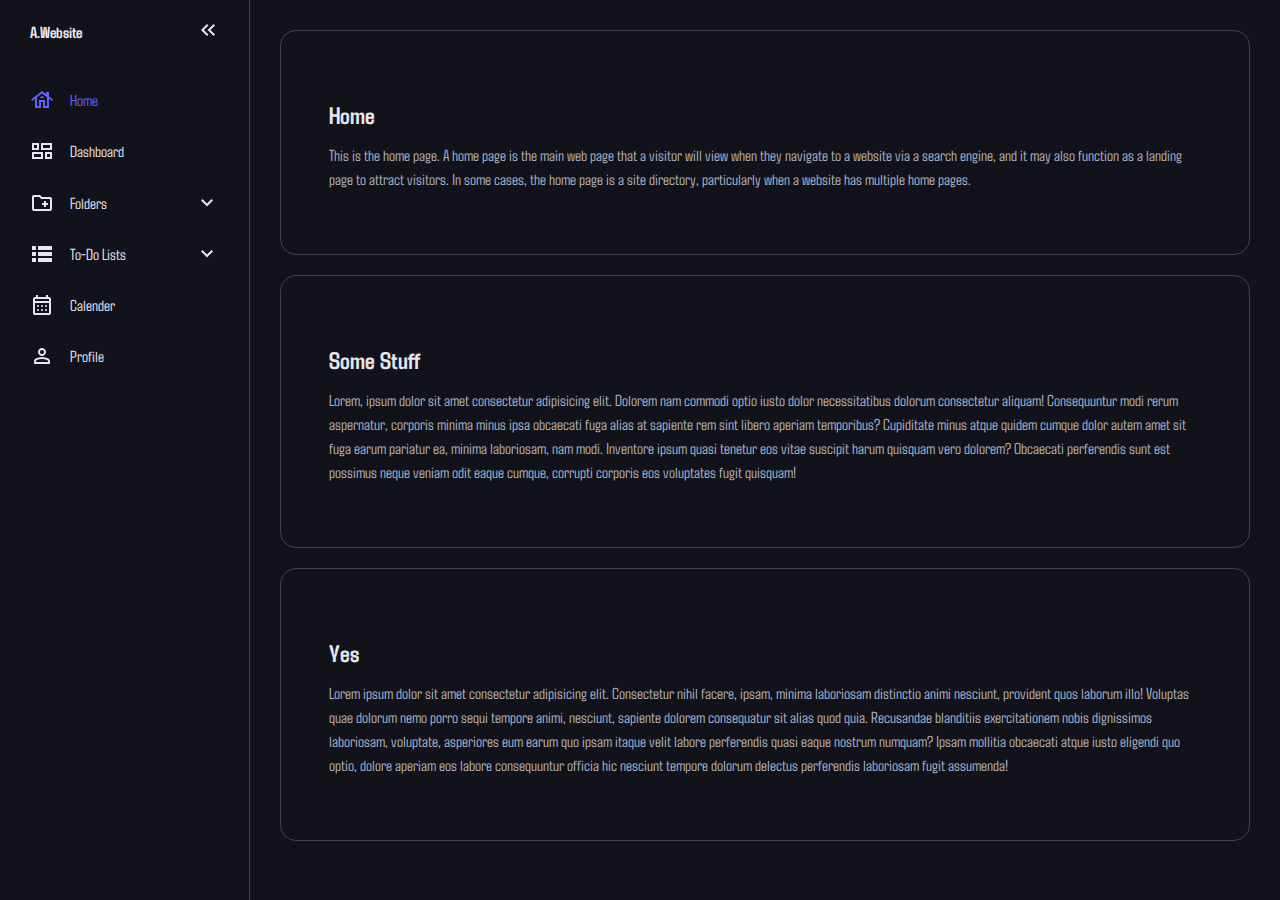
<file: index.html>
<!DOCTYPE html>
<html lang="en">
<head>
    <meta charset="UTF-8">
    <meta name="viewport" content="width=device-width, initial-scale=1.0">
    <title>Home</title>
    <link rel="stylesheet" href="style.css">
    <script type="text/javascript" src="app.js"></script>
</head>
<body>
    <nav id="sidebar">
        <ul>
            <li>
                <span class="logo">A.Website</span>
                <button onclick=toggleSidebar() id="toggle-btn"><svg xmlns="http://www.w3.org/2000/svg" height="24px" viewBox="0 -960 960 960" width="24px" fill="#5f6368"><path d="M440-240 200-480l240-240 56 56-183 184 183 184-56 56Zm264 0L464-480l240-240 56 56-183 184 183 184-56 56Z"/></svg></button>
            </li>
            <li class="active">
                <a href="index.html">
                    <svg xmlns="http://www.w3.org/2000/svg" height="24px" viewBox="0 -960 960 960" width="24px" fill="#5f6368"><path d="M200-160v-366L88-440l-48-64 440-336 160 122v-82h120v174l160 122-48 64-112-86v366H520v-240h-80v240H200Zm80-80h80v-240h240v240h80v-347L480-739 280-587v347Zm120-319h160q0-32-24-52.5T480-632q-32 0-56 20.5T400-559Zm-40 319v-240h240v240-240H360v240Z"/></svg>
                <span>Home</span>
                </a>
                
            </li>
            <li>
                <a href="dashboard.html">
                    <svg xmlns="http://www.w3.org/2000/svg" height="24px" viewBox="0 -960 960 960" width="24px" fill="#5f6368"><path d="M600-160v-280h280v280H600ZM440-520v-280h440v280H440ZM80-160v-280h440v280H80Zm0-360v-280h280v280H80Zm440-80h280v-120H520v120ZM160-240h280v-120H160v120Zm520 0h120v-120H680v120ZM160-600h120v-120H160v120Zm360 0Zm-80 240Zm240 0ZM280-600Z"/></svg>
                <span>Dashboard</span>
                </a>
                
            </li>
            <li>
                <button onClick=toggleSubMenu(this) class="dropdown-btn">
                    <svg xmlns="http://www.w3.org/2000/svg" height="24px" viewBox="0 -960 960 960" width="24px" fill="#5f6368"><path d="M560-320h80v-80h80v-80h-80v-80h-80v80h-80v80h80v80ZM160-160q-33 0-56.5-23.5T80-240v-480q0-33 23.5-56.5T160-800h240l80 80h320q33 0 56.5 23.5T880-640v400q0 33-23.5 56.5T800-160H160Zm0-80h640v-400H447l-80-80H160v480Zm0 0v-480 480Z"/></svg>
                    <span>Folders</span>
                    <svg xmlns="http://www.w3.org/2000/svg" height="24px" viewBox="0 -960 960 960" width="24px" fill="#5f6368"><path d="M480-344 240-584l56-56 184 184 184-184 56 56-240 240Z"/></svg>
                </button>
                <ul class="sub-menu">
                    <div>
                        <li><a href="error.html">Folder</a></li>
                        <li><a href="error.html">Document</a></li>
                        <li><a href="error.html">Project</a></li>
                    </div>
                </ul>
            </li>
            <li>
                <button onClick=toggleSubMenu(this) class="dropdown-btn">
                    <svg xmlns="http://www.w3.org/2000/svg" height="24px" viewBox="0 -960 960 960" width="24px" fill="#5f6368"><path d="M80-160v-160h160v160H80Zm240 0v-160h560v160H320ZM80-400v-160h160v160H80Zm240 0v-160h560v160H320ZM80-640v-160h160v160H80Zm240 0v-160h560v160H320Z"/></svg>
                    <span>To-Do Lists</span>
                    <svg xmlns="http://www.w3.org/2000/svg" height="24px" viewBox="0 -960 960 960" width="24px" fill="#5f6368"><path d="M480-344 240-584l56-56 184 184 184-184 56 56-240 240Z"/></svg>
                </button>
                <ul class="sub-menu">
                    <div>
                        <li><a href="error.html">Work</a></li>
                        <li><a href="error.html">Private</a></li>
                        <li><a href="error.html">Coding</a></li>
                        <li><a href="error.html">Gardening</a></li>
                        <li><a href="error.html">School</a></li>
                    </div>
                </ul>
            </li>
            <li>
                <a href="calender.html"><svg xmlns="http://www.w3.org/2000/svg" height="24px" viewBox="0 -960 960 960" width="24px" fill="#5f6368"><path d="M200-80q-33 0-56.5-23.5T120-160v-560q0-33 23.5-56.5T200-800h40v-80h80v80h320v-80h80v80h40q33 0 56.5 23.5T840-720v560q0 33-23.5 56.5T760-80H200Zm0-80h560v-400H200v400Zm0-480h560v-80H200v80Zm0 0v-80 80Zm280 240q-17 0-28.5-11.5T440-440q0-17 11.5-28.5T480-480q17 0 28.5 11.5T520-440q0 17-11.5 28.5T480-400Zm-160 0q-17 0-28.5-11.5T280-440q0-17 11.5-28.5T320-480q17 0 28.5 11.5T360-440q0 17-11.5 28.5T320-400Zm320 0q-17 0-28.5-11.5T600-440q0-17 11.5-28.5T640-480q17 0 28.5 11.5T680-440q0 17-11.5 28.5T640-400ZM480-240q-17 0-28.5-11.5T440-280q0-17 11.5-28.5T480-320q17 0 28.5 11.5T520-280q0 17-11.5 28.5T480-240Zm-160 0q-17 0-28.5-11.5T280-280q0-17 11.5-28.5T320-320q17 0 28.5 11.5T360-280q0 17-11.5 28.5T320-240Zm320 0q-17 0-28.5-11.5T600-280q0-17 11.5-28.5T640-320q17 0 28.5 11.5T680-280q0 17-11.5 28.5T640-240Z"/></svg>
                    <span>Calender</span></a>
                
            </li>
            <li>
                <a href="profile.html"><svg xmlns="http://www.w3.org/2000/svg" height="24px" viewBox="0 -960 960 960" width="24px" fill="#5f6368"><path d="M480-480q-66 0-113-47t-47-113q0-66 47-113t113-47q66 0 113 47t47 113q0 66-47 113t-113 47ZM160-160v-112q0-34 17.5-62.5T224-378q62-31 126-46.5T480-440q66 0 130 15.5T736-378q29 15 46.5 43.5T800-272v112H160Zm80-80h480v-32q0-11-5.5-20T700-306q-54-27-109-40.5T480-360q-56 0-111 13.5T260-306q-9 5-14.5 14t-5.5 20v32Zm240-320q33 0 56.5-23.5T560-640q0-33-23.5-56.5T480-720q-33 0-56.5 23.5T400-640q0 33 23.5 56.5T480-560Zm0-80Zm0 400Z"/></svg>
                    <span>Profile</span></a>
                
            </li>
        </ul>
    </nav>
    <main>
        <div class="container">
            <h2>Home</h2>
            <p>This is the home page. A home page is the main web page that a visitor will view when they navigate to a website via a search engine, and it may also function as a landing page to attract visitors. In some cases, the home page is a site directory, particularly when a website has multiple home pages.</p>
        </div>
        <div class="container">
            <h2>Some Stuff</h2>
        <p>Lorem, ipsum dolor sit amet consectetur adipisicing elit. Dolorem nam commodi optio iusto dolor necessitatibus dolorum consectetur aliquam! Consequuntur modi rerum aspernatur, corporis minima minus ipsa obcaecati fuga alias at sapiente rem sint libero aperiam temporibus? Cupiditate minus atque quidem cumque dolor autem amet sit fuga earum pariatur ea, minima laboriosam, nam modi. Inventore ipsum quasi tenetur eos vitae suscipit harum quisquam vero dolorem? Obcaecati perferendis sunt est possimus neque veniam odit eaque cumque, corrupti corporis eos voluptates fugit quisquam!</p>
        </div>
        <div class="container">
            <h2>Yes</h2>
            <p>Lorem ipsum dolor sit amet consectetur adipisicing elit. Consectetur nihil facere, ipsam, minima laboriosam distinctio animi nesciunt, provident quos laborum illo! Voluptas quae dolorum nemo porro sequi tempore animi, nesciunt, sapiente dolorem consequatur sit alias quod quia. Recusandae blanditiis exercitationem nobis dignissimos laboriosam, voluptate, asperiores eum earum quo ipsam itaque velit labore perferendis quasi eaque nostrum numquam? Ipsam mollitia obcaecati atque iusto eligendi quo optio, dolore aperiam eos labore consequuntur officia hic nesciunt tempore dolorum delectus perferendis laboriosam fugit assumenda!</p>
        </div>
        </main>
</body>
</html>
</file>
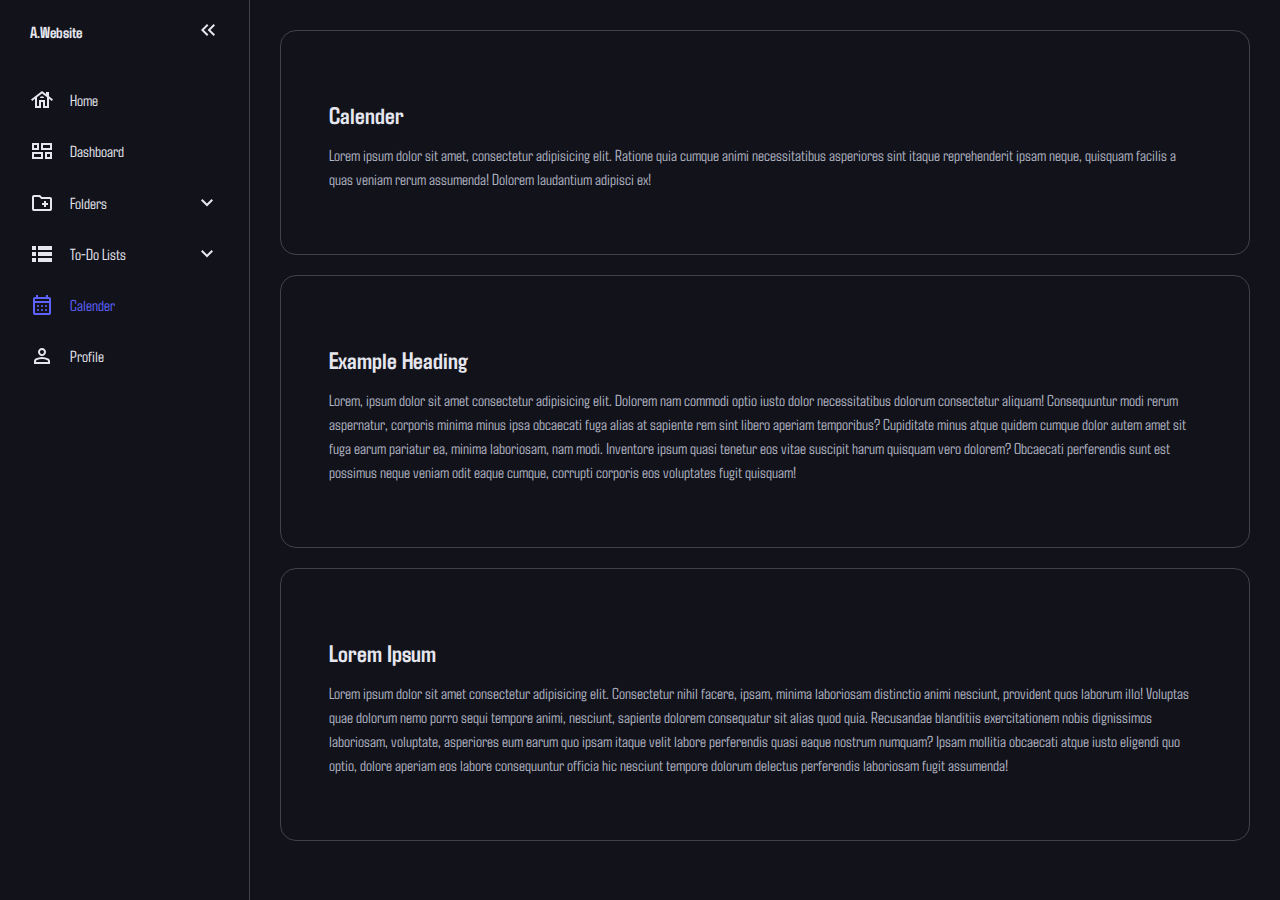
<file: calender.html>
<!DOCTYPE html>
<html lang="en">
<head>
    <meta charset="UTF-8">
    <meta name="viewport" content="width=device-width, initial-scale=1.0">
    <title>Home</title>
    <link rel="stylesheet" href="style.css">
    <script type="text/javascript" src="app.js"></script>
</head>
<body>
    <nav id="sidebar">
        <ul>
            <li>
                <span class="logo">A.Website</span>
                <button onclick=toggleSidebar() id="toggle-btn"><svg xmlns="http://www.w3.org/2000/svg" height="24px" viewBox="0 -960 960 960" width="24px" fill="#5f6368"><path d="M440-240 200-480l240-240 56 56-183 184 183 184-56 56Zm264 0L464-480l240-240 56 56-183 184 183 184-56 56Z"/></svg></button>
            </li>
            <li>
                <a href="index.html">
                    <svg xmlns="http://www.w3.org/2000/svg" height="24px" viewBox="0 -960 960 960" width="24px" fill="#5f6368"><path d="M200-160v-366L88-440l-48-64 440-336 160 122v-82h120v174l160 122-48 64-112-86v366H520v-240h-80v240H200Zm80-80h80v-240h240v240h80v-347L480-739 280-587v347Zm120-319h160q0-32-24-52.5T480-632q-32 0-56 20.5T400-559Zm-40 319v-240h240v240-240H360v240Z"/></svg>
                <span>Home</span>
                </a>
                
            </li>
            <li>
                <a href="dashboard.html">
                    <svg xmlns="http://www.w3.org/2000/svg" height="24px" viewBox="0 -960 960 960" width="24px" fill="#5f6368"><path d="M600-160v-280h280v280H600ZM440-520v-280h440v280H440ZM80-160v-280h440v280H80Zm0-360v-280h280v280H80Zm440-80h280v-120H520v120ZM160-240h280v-120H160v120Zm520 0h120v-120H680v120ZM160-600h120v-120H160v120Zm360 0Zm-80 240Zm240 0ZM280-600Z"/></svg>
                <span>Dashboard</span>
                </a>
                
            </li>
            <li>
                <button onClick=toggleSubMenu(this) class="dropdown-btn">
                    <svg xmlns="http://www.w3.org/2000/svg" height="24px" viewBox="0 -960 960 960" width="24px" fill="#5f6368"><path d="M560-320h80v-80h80v-80h-80v-80h-80v80h-80v80h80v80ZM160-160q-33 0-56.5-23.5T80-240v-480q0-33 23.5-56.5T160-800h240l80 80h320q33 0 56.5 23.5T880-640v400q0 33-23.5 56.5T800-160H160Zm0-80h640v-400H447l-80-80H160v480Zm0 0v-480 480Z"/></svg>
                    <span>Folders</span>
                    <svg xmlns="http://www.w3.org/2000/svg" height="24px" viewBox="0 -960 960 960" width="24px" fill="#5f6368"><path d="M480-344 240-584l56-56 184 184 184-184 56 56-240 240Z"/></svg>
                </button>
                <ul class="sub-menu">
                    <div>
                        <li><a href="error.html">Folder</a></li>
                        <li><a href="error.html">Document</a></li>
                        <li><a href="error.html">Project</a></li>
                    </div>
                </ul>
            </li>
            <li>
                <button onClick=toggleSubMenu(this) class="dropdown-btn">
                    <svg xmlns="http://www.w3.org/2000/svg" height="24px" viewBox="0 -960 960 960" width="24px" fill="#5f6368"><path d="M80-160v-160h160v160H80Zm240 0v-160h560v160H320ZM80-400v-160h160v160H80Zm240 0v-160h560v160H320ZM80-640v-160h160v160H80Zm240 0v-160h560v160H320Z"/></svg>
                    <span>To-Do Lists</span>
                    <svg xmlns="http://www.w3.org/2000/svg" height="24px" viewBox="0 -960 960 960" width="24px" fill="#5f6368"><path d="M480-344 240-584l56-56 184 184 184-184 56 56-240 240Z"/></svg>
                </button>
                <ul class="sub-menu">
                    <div>
                        <li><a href="error.html">Work</a></li>
                        <li><a href="error.html">Private</a></li>
                        <li><a href="error.html">Coding</a></li>
                        <li><a href="error.html">Gardening</a></li>
                        <li><a href="error.html">School</a></li>
                    </div>
                </ul>
            </li>
            <li  class="active">
                <a href="calender.html"><svg xmlns="http://www.w3.org/2000/svg" height="24px" viewBox="0 -960 960 960" width="24px" fill="#5f6368"><path d="M200-80q-33 0-56.5-23.5T120-160v-560q0-33 23.5-56.5T200-800h40v-80h80v80h320v-80h80v80h40q33 0 56.5 23.5T840-720v560q0 33-23.5 56.5T760-80H200Zm0-80h560v-400H200v400Zm0-480h560v-80H200v80Zm0 0v-80 80Zm280 240q-17 0-28.5-11.5T440-440q0-17 11.5-28.5T480-480q17 0 28.5 11.5T520-440q0 17-11.5 28.5T480-400Zm-160 0q-17 0-28.5-11.5T280-440q0-17 11.5-28.5T320-480q17 0 28.5 11.5T360-440q0 17-11.5 28.5T320-400Zm320 0q-17 0-28.5-11.5T600-440q0-17 11.5-28.5T640-480q17 0 28.5 11.5T680-440q0 17-11.5 28.5T640-400ZM480-240q-17 0-28.5-11.5T440-280q0-17 11.5-28.5T480-320q17 0 28.5 11.5T520-280q0 17-11.5 28.5T480-240Zm-160 0q-17 0-28.5-11.5T280-280q0-17 11.5-28.5T320-320q17 0 28.5 11.5T360-280q0 17-11.5 28.5T320-240Zm320 0q-17 0-28.5-11.5T600-280q0-17 11.5-28.5T640-320q17 0 28.5 11.5T680-280q0 17-11.5 28.5T640-240Z"/></svg>
                    <span>Calender</span></a>
                
            </li>
            <li>
                <a href="profile.html"><svg xmlns="http://www.w3.org/2000/svg" height="24px" viewBox="0 -960 960 960" width="24px" fill="#5f6368"><path d="M480-480q-66 0-113-47t-47-113q0-66 47-113t113-47q66 0 113 47t47 113q0 66-47 113t-113 47ZM160-160v-112q0-34 17.5-62.5T224-378q62-31 126-46.5T480-440q66 0 130 15.5T736-378q29 15 46.5 43.5T800-272v112H160Zm80-80h480v-32q0-11-5.5-20T700-306q-54-27-109-40.5T480-360q-56 0-111 13.5T260-306q-9 5-14.5 14t-5.5 20v32Zm240-320q33 0 56.5-23.5T560-640q0-33-23.5-56.5T480-720q-33 0-56.5 23.5T400-640q0 33 23.5 56.5T480-560Zm0-80Zm0 400Z"/></svg>
                    <span>Profile</span></a>
                
            </li>
        </ul>
    </nav>
    <main>
        <div class="container">
            <h2>Calender</h2>
            <p>Lorem ipsum dolor sit amet, consectetur adipisicing elit. Ratione quia cumque animi necessitatibus asperiores sint itaque reprehenderit ipsam neque, quisquam facilis a quas veniam rerum assumenda! Dolorem laudantium adipisci ex!</p>
        </div>
        <div class="container">
            <h2>Example Heading</h2>
        <p>Lorem, ipsum dolor sit amet consectetur adipisicing elit. Dolorem nam commodi optio iusto dolor necessitatibus dolorum consectetur aliquam! Consequuntur modi rerum aspernatur, corporis minima minus ipsa obcaecati fuga alias at sapiente rem sint libero aperiam temporibus? Cupiditate minus atque quidem cumque dolor autem amet sit fuga earum pariatur ea, minima laboriosam, nam modi. Inventore ipsum quasi tenetur eos vitae suscipit harum quisquam vero dolorem? Obcaecati perferendis sunt est possimus neque veniam odit eaque cumque, corrupti corporis eos voluptates fugit quisquam!</p>
        </div>
        <div class="container">
            <h2>Lorem Ipsum</h2>
            <p>Lorem ipsum dolor sit amet consectetur adipisicing elit. Consectetur nihil facere, ipsam, minima laboriosam distinctio animi nesciunt, provident quos laborum illo! Voluptas quae dolorum nemo porro sequi tempore animi, nesciunt, sapiente dolorem consequatur sit alias quod quia. Recusandae blanditiis exercitationem nobis dignissimos laboriosam, voluptate, asperiores eum earum quo ipsam itaque velit labore perferendis quasi eaque nostrum numquam? Ipsam mollitia obcaecati atque iusto eligendi quo optio, dolore aperiam eos labore consequuntur officia hic nesciunt tempore dolorum delectus perferendis laboriosam fugit assumenda!</p>
        </div>
        </main>
</body>
</html>
</file>
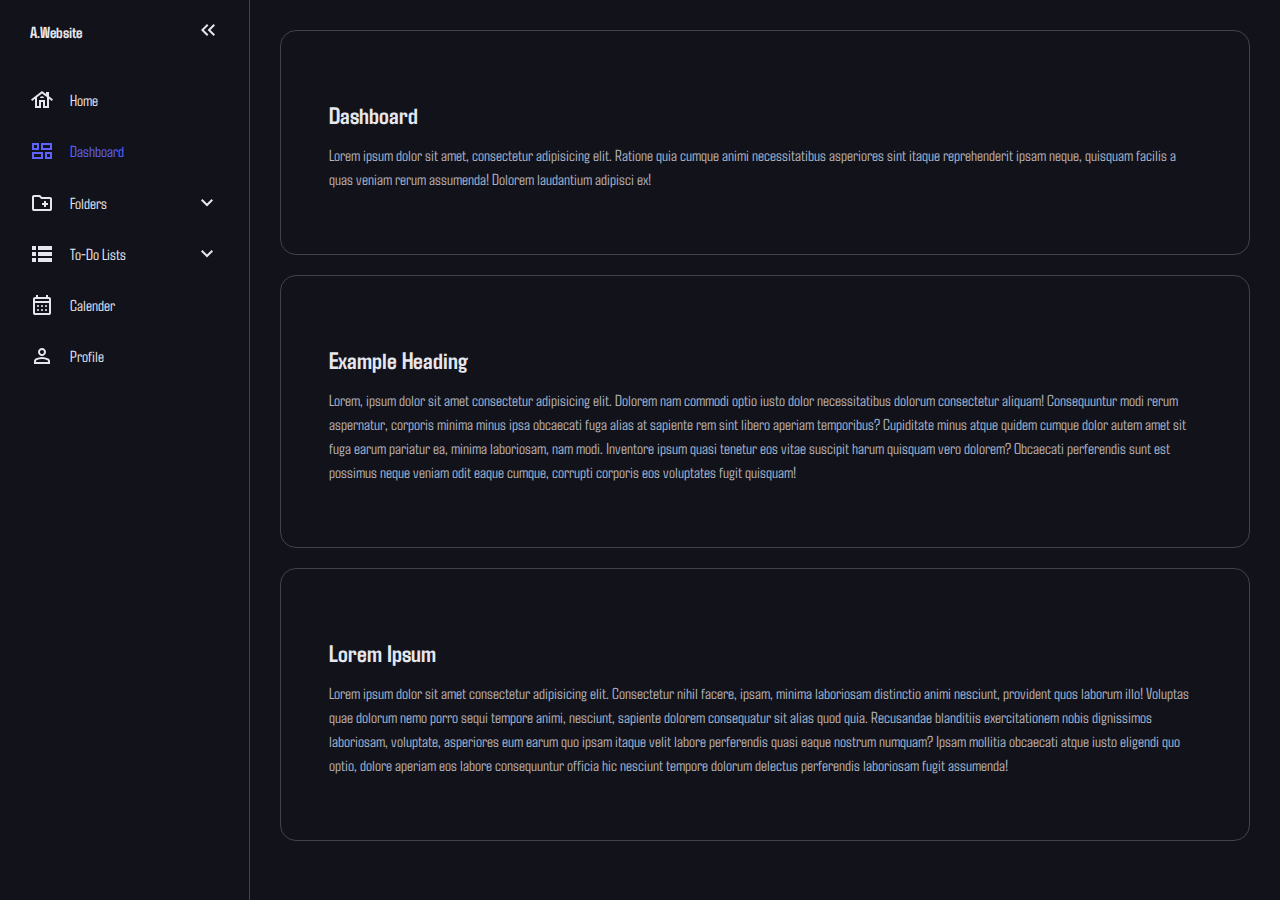
<file: dashboard.html>
<!DOCTYPE html>
<html lang="en">
<head>
    <meta charset="UTF-8">
    <meta name="viewport" content="width=device-width, initial-scale=1.0">
    <title>Home</title>
    <link rel="stylesheet" href="style.css">
    <script type="text/javascript" src="app.js"></script>
</head>
<body>
    <nav id="sidebar">
        <ul>
            <li>
                <span class="logo">A.Website</span>
                <button onclick=toggleSidebar() id="toggle-btn"><svg xmlns="http://www.w3.org/2000/svg" height="24px" viewBox="0 -960 960 960" width="24px" fill="#5f6368"><path d="M440-240 200-480l240-240 56 56-183 184 183 184-56 56Zm264 0L464-480l240-240 56 56-183 184 183 184-56 56Z"/></svg></button>
            </li>
            <li>
                <a href="index.html">
                    <svg xmlns="http://www.w3.org/2000/svg" height="24px" viewBox="0 -960 960 960" width="24px" fill="#5f6368"><path d="M200-160v-366L88-440l-48-64 440-336 160 122v-82h120v174l160 122-48 64-112-86v366H520v-240h-80v240H200Zm80-80h80v-240h240v240h80v-347L480-739 280-587v347Zm120-319h160q0-32-24-52.5T480-632q-32 0-56 20.5T400-559Zm-40 319v-240h240v240-240H360v240Z"/></svg>
                <span>Home</span>
                </a>
                
            </li>
            <li class="active">
                <a href="dashboard.html">
                    <svg xmlns="http://www.w3.org/2000/svg" height="24px" viewBox="0 -960 960 960" width="24px" fill="#5f6368"><path d="M600-160v-280h280v280H600ZM440-520v-280h440v280H440ZM80-160v-280h440v280H80Zm0-360v-280h280v280H80Zm440-80h280v-120H520v120ZM160-240h280v-120H160v120Zm520 0h120v-120H680v120ZM160-600h120v-120H160v120Zm360 0Zm-80 240Zm240 0ZM280-600Z"/></svg>
                <span>Dashboard</span>
                </a>
                
            </li>
            <li>
                <button onClick=toggleSubMenu(this) class="dropdown-btn">
                    <svg xmlns="http://www.w3.org/2000/svg" height="24px" viewBox="0 -960 960 960" width="24px" fill="#5f6368"><path d="M560-320h80v-80h80v-80h-80v-80h-80v80h-80v80h80v80ZM160-160q-33 0-56.5-23.5T80-240v-480q0-33 23.5-56.5T160-800h240l80 80h320q33 0 56.5 23.5T880-640v400q0 33-23.5 56.5T800-160H160Zm0-80h640v-400H447l-80-80H160v480Zm0 0v-480 480Z"/></svg>
                    <span>Folders</span>
                    <svg xmlns="http://www.w3.org/2000/svg" height="24px" viewBox="0 -960 960 960" width="24px" fill="#5f6368"><path d="M480-344 240-584l56-56 184 184 184-184 56 56-240 240Z"/></svg>
                </button>
                <ul class="sub-menu">
                    <div>
                        <li><a href="error.html">Folder</a></li>
                        <li><a href="error.html">Document</a></li>
                        <li><a href="error.html">Project</a></li>
                    </div>
                </ul>
            </li>
            <li>
                <button onClick=toggleSubMenu(this) class="dropdown-btn">
                    <svg xmlns="http://www.w3.org/2000/svg" height="24px" viewBox="0 -960 960 960" width="24px" fill="#5f6368"><path d="M80-160v-160h160v160H80Zm240 0v-160h560v160H320ZM80-400v-160h160v160H80Zm240 0v-160h560v160H320ZM80-640v-160h160v160H80Zm240 0v-160h560v160H320Z"/></svg>
                    <span>To-Do Lists</span>
                    <svg xmlns="http://www.w3.org/2000/svg" height="24px" viewBox="0 -960 960 960" width="24px" fill="#5f6368"><path d="M480-344 240-584l56-56 184 184 184-184 56 56-240 240Z"/></svg>
                </button>
                <ul class="sub-menu">
                    <div>
                        <li><a href="error.html">Work</a></li>
                        <li><a href="error.html">Private</a></li>
                        <li><a href="error.html">Coding</a></li>
                        <li><a href="error.html">Gardening</a></li>
                        <li><a href="error.html">School</a></li>
                    </div>
                </ul>
            </li>
            <li>
                <a href="calender.html"><svg xmlns="http://www.w3.org/2000/svg" height="24px" viewBox="0 -960 960 960" width="24px" fill="#5f6368"><path d="M200-80q-33 0-56.5-23.5T120-160v-560q0-33 23.5-56.5T200-800h40v-80h80v80h320v-80h80v80h40q33 0 56.5 23.5T840-720v560q0 33-23.5 56.5T760-80H200Zm0-80h560v-400H200v400Zm0-480h560v-80H200v80Zm0 0v-80 80Zm280 240q-17 0-28.5-11.5T440-440q0-17 11.5-28.5T480-480q17 0 28.5 11.5T520-440q0 17-11.5 28.5T480-400Zm-160 0q-17 0-28.5-11.5T280-440q0-17 11.5-28.5T320-480q17 0 28.5 11.5T360-440q0 17-11.5 28.5T320-400Zm320 0q-17 0-28.5-11.5T600-440q0-17 11.5-28.5T640-480q17 0 28.5 11.5T680-440q0 17-11.5 28.5T640-400ZM480-240q-17 0-28.5-11.5T440-280q0-17 11.5-28.5T480-320q17 0 28.5 11.5T520-280q0 17-11.5 28.5T480-240Zm-160 0q-17 0-28.5-11.5T280-280q0-17 11.5-28.5T320-320q17 0 28.5 11.5T360-280q0 17-11.5 28.5T320-240Zm320 0q-17 0-28.5-11.5T600-280q0-17 11.5-28.5T640-320q17 0 28.5 11.5T680-280q0 17-11.5 28.5T640-240Z"/></svg>
                    <span>Calender</span></a>
                
            </li>
            <li>
                <a href="profile.html"><svg xmlns="http://www.w3.org/2000/svg" height="24px" viewBox="0 -960 960 960" width="24px" fill="#5f6368"><path d="M480-480q-66 0-113-47t-47-113q0-66 47-113t113-47q66 0 113 47t47 113q0 66-47 113t-113 47ZM160-160v-112q0-34 17.5-62.5T224-378q62-31 126-46.5T480-440q66 0 130 15.5T736-378q29 15 46.5 43.5T800-272v112H160Zm80-80h480v-32q0-11-5.5-20T700-306q-54-27-109-40.5T480-360q-56 0-111 13.5T260-306q-9 5-14.5 14t-5.5 20v32Zm240-320q33 0 56.5-23.5T560-640q0-33-23.5-56.5T480-720q-33 0-56.5 23.5T400-640q0 33 23.5 56.5T480-560Zm0-80Zm0 400Z"/></svg>
                    <span>Profile</span></a>
                
            </li>
        </ul>
    </nav>
    <main>
        <div class="container">
            <h2>Dashboard</h2>
            <p>Lorem ipsum dolor sit amet, consectetur adipisicing elit. Ratione quia cumque animi necessitatibus asperiores sint itaque reprehenderit ipsam neque, quisquam facilis a quas veniam rerum assumenda! Dolorem laudantium adipisci ex!</p>
        </div>
        <div class="container">
            <h2>Example Heading</h2>
        <p>Lorem, ipsum dolor sit amet consectetur adipisicing elit. Dolorem nam commodi optio iusto dolor necessitatibus dolorum consectetur aliquam! Consequuntur modi rerum aspernatur, corporis minima minus ipsa obcaecati fuga alias at sapiente rem sint libero aperiam temporibus? Cupiditate minus atque quidem cumque dolor autem amet sit fuga earum pariatur ea, minima laboriosam, nam modi. Inventore ipsum quasi tenetur eos vitae suscipit harum quisquam vero dolorem? Obcaecati perferendis sunt est possimus neque veniam odit eaque cumque, corrupti corporis eos voluptates fugit quisquam!</p>
        </div>
        <div class="container">
            <h2>Lorem Ipsum</h2>
            <p>Lorem ipsum dolor sit amet consectetur adipisicing elit. Consectetur nihil facere, ipsam, minima laboriosam distinctio animi nesciunt, provident quos laborum illo! Voluptas quae dolorum nemo porro sequi tempore animi, nesciunt, sapiente dolorem consequatur sit alias quod quia. Recusandae blanditiis exercitationem nobis dignissimos laboriosam, voluptate, asperiores eum earum quo ipsam itaque velit labore perferendis quasi eaque nostrum numquam? Ipsam mollitia obcaecati atque iusto eligendi quo optio, dolore aperiam eos labore consequuntur officia hic nesciunt tempore dolorum delectus perferendis laboriosam fugit assumenda!</p>
        </div>
        </main>
</body>
</html>
</file>
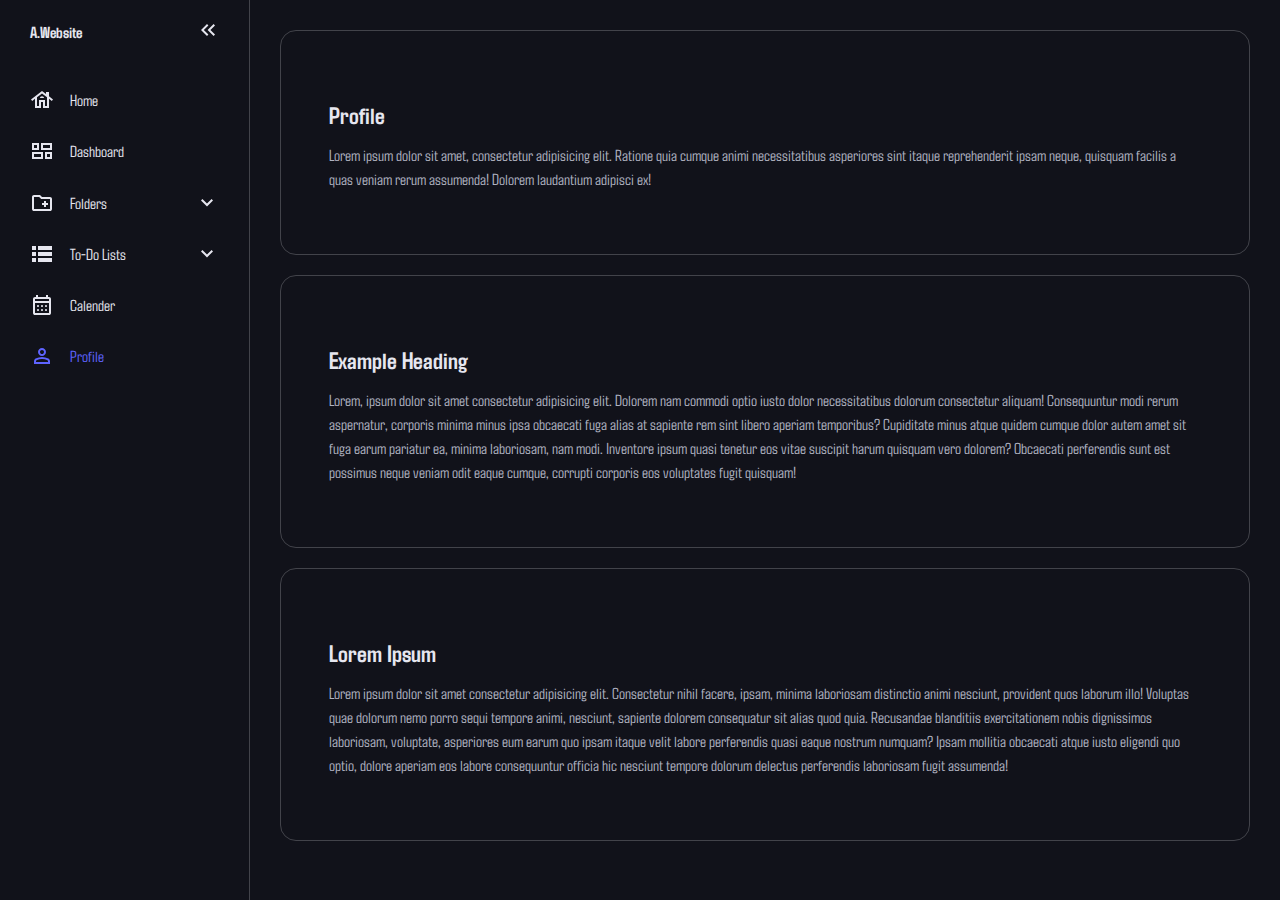
<file: profile.html>
<!DOCTYPE html>
<html lang="en">
<head>
    <meta charset="UTF-8">
    <meta name="viewport" content="width=device-width, initial-scale=1.0">
    <title>Home</title>
    <link rel="stylesheet" href="style.css">
    <script type="text/javascript" src="app.js"></script>
</head>
<body>
    <nav id="sidebar">
        <ul>
            <li>
                <span class="logo">A.Website</span>
                <button onclick=toggleSidebar() id="toggle-btn"><svg xmlns="http://www.w3.org/2000/svg" height="24px" viewBox="0 -960 960 960" width="24px" fill="#5f6368"><path d="M440-240 200-480l240-240 56 56-183 184 183 184-56 56Zm264 0L464-480l240-240 56 56-183 184 183 184-56 56Z"/></svg></button>
            </li>
            <li>
                <a href="index.html">
                    <svg xmlns="http://www.w3.org/2000/svg" height="24px" viewBox="0 -960 960 960" width="24px" fill="#5f6368"><path d="M200-160v-366L88-440l-48-64 440-336 160 122v-82h120v174l160 122-48 64-112-86v366H520v-240h-80v240H200Zm80-80h80v-240h240v240h80v-347L480-739 280-587v347Zm120-319h160q0-32-24-52.5T480-632q-32 0-56 20.5T400-559Zm-40 319v-240h240v240-240H360v240Z"/></svg>
                <span>Home</span>
                </a>
                
            </li>
            <li>
                <a href="dashboard.html">
                    <svg xmlns="http://www.w3.org/2000/svg" height="24px" viewBox="0 -960 960 960" width="24px" fill="#5f6368"><path d="M600-160v-280h280v280H600ZM440-520v-280h440v280H440ZM80-160v-280h440v280H80Zm0-360v-280h280v280H80Zm440-80h280v-120H520v120ZM160-240h280v-120H160v120Zm520 0h120v-120H680v120ZM160-600h120v-120H160v120Zm360 0Zm-80 240Zm240 0ZM280-600Z"/></svg>
                <span>Dashboard</span>
                </a>
                
            </li>
            <li>
                <button onClick=toggleSubMenu(this) class="dropdown-btn">
                    <svg xmlns="http://www.w3.org/2000/svg" height="24px" viewBox="0 -960 960 960" width="24px" fill="#5f6368"><path d="M560-320h80v-80h80v-80h-80v-80h-80v80h-80v80h80v80ZM160-160q-33 0-56.5-23.5T80-240v-480q0-33 23.5-56.5T160-800h240l80 80h320q33 0 56.5 23.5T880-640v400q0 33-23.5 56.5T800-160H160Zm0-80h640v-400H447l-80-80H160v480Zm0 0v-480 480Z"/></svg>
                    <span>Folders</span>
                    <svg xmlns="http://www.w3.org/2000/svg" height="24px" viewBox="0 -960 960 960" width="24px" fill="#5f6368"><path d="M480-344 240-584l56-56 184 184 184-184 56 56-240 240Z"/></svg>
                </button>
                <ul class="sub-menu">
                    <div>
                        <li><a href="error.html">Folder</a></li>
                        <li><a href="error.html">Document</a></li>
                        <li><a href="error.html">Project</a></li>
                    </div>
                </ul>
            </li>
            <li>
                <button onClick=toggleSubMenu(this) class="dropdown-btn">
                    <svg xmlns="http://www.w3.org/2000/svg" height="24px" viewBox="0 -960 960 960" width="24px" fill="#5f6368"><path d="M80-160v-160h160v160H80Zm240 0v-160h560v160H320ZM80-400v-160h160v160H80Zm240 0v-160h560v160H320ZM80-640v-160h160v160H80Zm240 0v-160h560v160H320Z"/></svg>
                    <span>To-Do Lists</span>
                    <svg xmlns="http://www.w3.org/2000/svg" height="24px" viewBox="0 -960 960 960" width="24px" fill="#5f6368"><path d="M480-344 240-584l56-56 184 184 184-184 56 56-240 240Z"/></svg>
                </button>
                <ul class="sub-menu">
                    <div>
                        <li><a href="error.html">Work</a></li>
                        <li><a href="error.html">Private</a></li>
                        <li><a href="error.html">Coding</a></li>
                        <li><a href="error.html">Gardening</a></li>
                        <li><a href="error.html">School</a></li>
                    </div>
                </ul>
            </li>
            <li  >
                <a href="calender.html"><svg xmlns="http://www.w3.org/2000/svg" height="24px" viewBox="0 -960 960 960" width="24px" fill="#5f6368"><path d="M200-80q-33 0-56.5-23.5T120-160v-560q0-33 23.5-56.5T200-800h40v-80h80v80h320v-80h80v80h40q33 0 56.5 23.5T840-720v560q0 33-23.5 56.5T760-80H200Zm0-80h560v-400H200v400Zm0-480h560v-80H200v80Zm0 0v-80 80Zm280 240q-17 0-28.5-11.5T440-440q0-17 11.5-28.5T480-480q17 0 28.5 11.5T520-440q0 17-11.5 28.5T480-400Zm-160 0q-17 0-28.5-11.5T280-440q0-17 11.5-28.5T320-480q17 0 28.5 11.5T360-440q0 17-11.5 28.5T320-400Zm320 0q-17 0-28.5-11.5T600-440q0-17 11.5-28.5T640-480q17 0 28.5 11.5T680-440q0 17-11.5 28.5T640-400ZM480-240q-17 0-28.5-11.5T440-280q0-17 11.5-28.5T480-320q17 0 28.5 11.5T520-280q0 17-11.5 28.5T480-240Zm-160 0q-17 0-28.5-11.5T280-280q0-17 11.5-28.5T320-320q17 0 28.5 11.5T360-280q0 17-11.5 28.5T320-240Zm320 0q-17 0-28.5-11.5T600-280q0-17 11.5-28.5T640-320q17 0 28.5 11.5T680-280q0 17-11.5 28.5T640-240Z"/></svg>
                    <span>Calender</span></a>
                
            </li>
            <li class="active">
                <a href="profile.html"><svg xmlns="http://www.w3.org/2000/svg" height="24px" viewBox="0 -960 960 960" width="24px" fill="#5f6368"><path d="M480-480q-66 0-113-47t-47-113q0-66 47-113t113-47q66 0 113 47t47 113q0 66-47 113t-113 47ZM160-160v-112q0-34 17.5-62.5T224-378q62-31 126-46.5T480-440q66 0 130 15.5T736-378q29 15 46.5 43.5T800-272v112H160Zm80-80h480v-32q0-11-5.5-20T700-306q-54-27-109-40.5T480-360q-56 0-111 13.5T260-306q-9 5-14.5 14t-5.5 20v32Zm240-320q33 0 56.5-23.5T560-640q0-33-23.5-56.5T480-720q-33 0-56.5 23.5T400-640q0 33 23.5 56.5T480-560Zm0-80Zm0 400Z"/></svg>
                    <span>Profile</span></a>
                
            </li>
        </ul>
    </nav>
    <main>
        <div class="container">
            <h2>Profile</h2>
            <p>Lorem ipsum dolor sit amet, consectetur adipisicing elit. Ratione quia cumque animi necessitatibus asperiores sint itaque reprehenderit ipsam neque, quisquam facilis a quas veniam rerum assumenda! Dolorem laudantium adipisci ex!</p>
        </div>
        <div class="container">
            <h2>Example Heading</h2>
        <p>Lorem, ipsum dolor sit amet consectetur adipisicing elit. Dolorem nam commodi optio iusto dolor necessitatibus dolorum consectetur aliquam! Consequuntur modi rerum aspernatur, corporis minima minus ipsa obcaecati fuga alias at sapiente rem sint libero aperiam temporibus? Cupiditate minus atque quidem cumque dolor autem amet sit fuga earum pariatur ea, minima laboriosam, nam modi. Inventore ipsum quasi tenetur eos vitae suscipit harum quisquam vero dolorem? Obcaecati perferendis sunt est possimus neque veniam odit eaque cumque, corrupti corporis eos voluptates fugit quisquam!</p>
        </div>
        <div class="container">
            <h2>Lorem Ipsum</h2>
            <p>Lorem ipsum dolor sit amet consectetur adipisicing elit. Consectetur nihil facere, ipsam, minima laboriosam distinctio animi nesciunt, provident quos laborum illo! Voluptas quae dolorum nemo porro sequi tempore animi, nesciunt, sapiente dolorem consequatur sit alias quod quia. Recusandae blanditiis exercitationem nobis dignissimos laboriosam, voluptate, asperiores eum earum quo ipsam itaque velit labore perferendis quasi eaque nostrum numquam? Ipsam mollitia obcaecati atque iusto eligendi quo optio, dolore aperiam eos labore consequuntur officia hic nesciunt tempore dolorum delectus perferendis laboriosam fugit assumenda!</p>
        </div>
        </main>
</body>
</html>
</file>
<file: style.css>
@import url('https://fonts.googleapis.com/css2?family=Agdasima:wght@400;700&family=Caveat+Brush&family=Montserrat:ital,wght@0,100..900;1,100..900&family=Poppins:ital,wght@0,100;0,200;0,300;0,400;0,500;0,600;0,700;0,800;0,900;1,100;1,200;1,300;1,400;1,500;1,600;1,700;1,800;1,900&family=Space+Mono:ital,wght@0,400;0,700;1,400;1,700&display=swap');
:root{
    --base-clr: #11121a;
    --line-clr: #42434a;
    --hover-clr: #222533;
    --text-clr: #e6e6ef;
    --accent-clr: #5e63ff;
    --secondary-text-clr: #b0b3c1;
}
*{
    margin: 0;
    padding: 0;
}
html{
    font-family: Agdasima, "Segoe UI";
    line-height: 1.5rem;
}
body{
    min-height: 100vh;
    min-height: 100dvh;
    background-color: var(--base-clr);
    color: var(--text-clr);
    display: grid;
    grid-template-columns: auto 1fr;
}
#sidebar{
    box-sizing: border-box;
    height: 100vh;
    width: 250px;
    padding: 5px 1em;
    background-color: var(--base-clr);
    border-right: 1px solid var(--line-clr);

    position: sticky;
    top: 0;
    align-self: start;
    transition: 300ms ease-in-out;
    overflow: hidden;
}
#sidebar.close{
    padding: 5px;
    width: 60px;
}
#sidebar ul{
    list-style: none;
}
#sidebar > ul > li:first-child{
    display: flex;
    justify-content: flex-end;
    margin-bottom: 16px;
    .logo{
        font-weight: 600;
    }
}
#sidebar ul li.active a{
    color: var(--accent-clr);

    svg{
        fill: var(--accent-clr);
    }
}
#sidebar a, #sidebar .dropdown-btn, #sidebar .logo{
    border-radius: .5em;
    padding: .85em;
    text-decoration: none;
    color: var(--text-clr);
    display: flex;
    align-items: center;
    gap: 1em;
}
.dropdown-btn{
    width: 100%;
    text-align: left;
    background: none;
    border: none;
    font: inherit;
    cursor: pointer ;
}
main{
    padding: min(30px, 7%);
}
main p{
    color: var(--secondary-text-clr);
    margin-top: 5px;
    margin-bottom: 15px;
}
.container{
    border: 1px solid var(--line-clr);
    border-radius: 1em;
    margin-bottom: 20px;
    padding: min(3em, 15%);

    h2, p { margin-top: 1em; }
}
#sidebar svg{
    flex-shrink: 0;
    fill: var(--text-clr);
}
#sidebar a span, #sidebar .dropdown-btn span{
    flex-grow: 1;
}
#sidebar a:hover, #sidebar .dropdown-btn:hover{
    background-color: var(--hover-clr);
    cursor: pointer;
}
#sidebar .sub-menu{
    display: grid;
    grid-template-rows: 0fr;
    transition: 300ms ease-in-out;

    > div{
        overflow: hidden;
    }
}
#sidebar .sub-menu.show{
    grid-template-rows: 1fr;
}
.dropdown-btn svg{
    transition: 700ms ease;
}
.rotate svg:last-child{
    rotate: 540deg;
    transition: 700ms;
}
#sidebar .sub-menu a{
    padding-left: 2em;
}
#toggle-btn{
    margin-left: auto;
    padding: 1em;
    border: none;
    border-radius: .5em;
    background: none;
    cursor: pointer;

    svg{
        transition: rotate 150ms ease;
    }
}
#toggle-btn:hover{
    background-color: var(--hover-clr);
}
</file>
